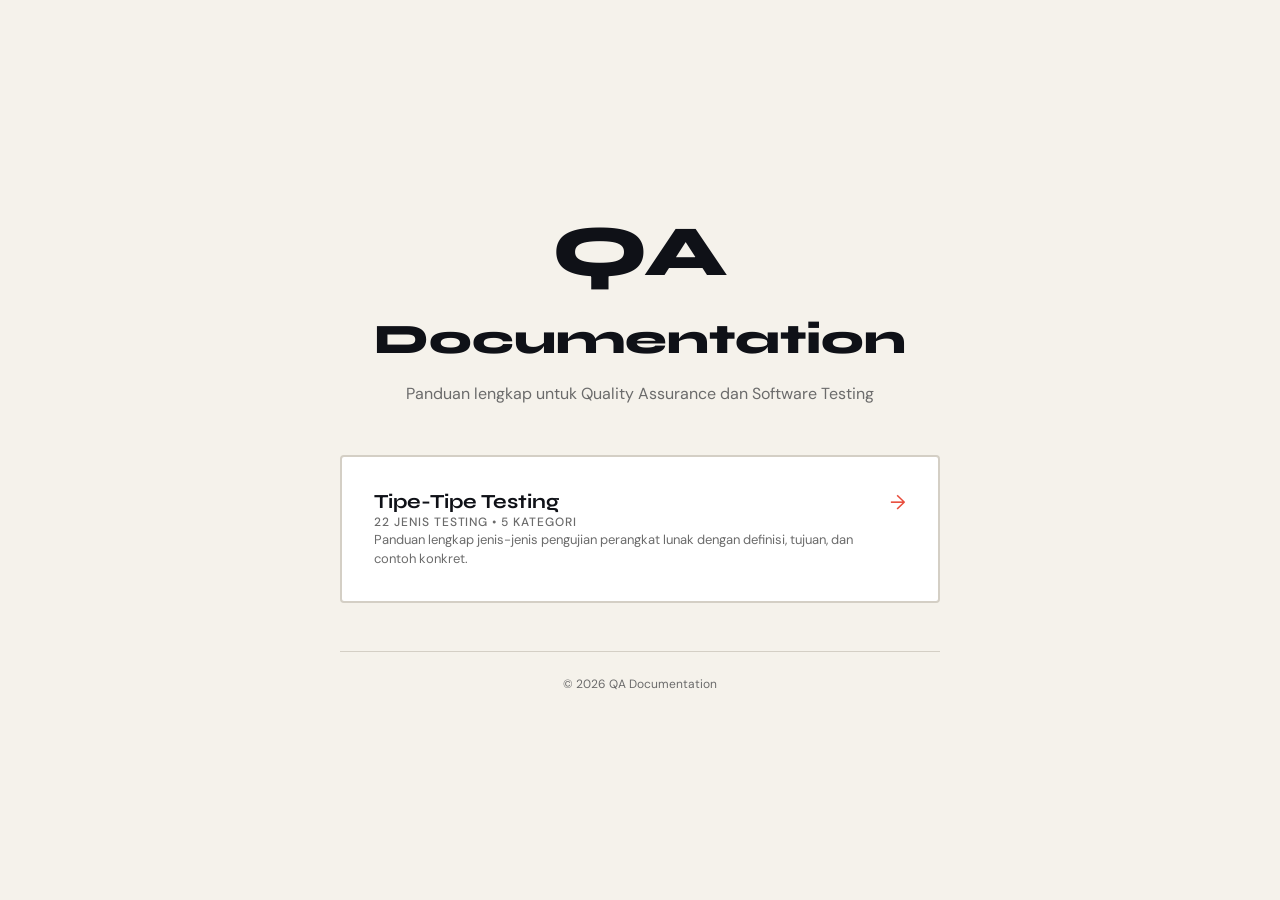
<file: index.html>
<!DOCTYPE html>
<html lang="id">
<head>
  <meta charset="UTF-8">
  <meta name="viewport" content="width=device-width, initial-scale=1.0">
  <title>QA Documentation</title>
  <link href="https://fonts.googleapis.com/css2?family=Syne:wght@400;600;700;800&family=DM+Sans:ital,wght@0,300;0,400;0,500;1,300&display=swap" rel="stylesheet">
  <link rel="stylesheet" href="styles/global.css">
  <link rel="stylesheet" href="styles/components.css">
  <link rel="stylesheet" href="styles/index.css">
</head>
<body>

<div class="container">
  <div class="logo">QA</div>
  <h1>Documentation</h1>
  <p class="subtitle">Panduan lengkap untuk Quality Assurance dan Software Testing</p>

  <div class="docs-grid">
    <a href="tipe_testing.html" class="doc-card">
      <div style="width: 100%; display: flex; align-items: flex-start; justify-content: space-between;">
        <div style="flex: 1; text-align: left;">
          <h2>Tipe-Tipe Testing</h2>
          <div class="count">22 Jenis Testing • 5 Kategori</div>
          <p>Panduan lengkap jenis-jenis pengujian perangkat lunak dengan definisi, tujuan, dan contoh konkret.</p>
        </div>
        <div class="arrow">→</div>
      </div>
    </a>
  </div>

  <div class="footer">
    <p>© 2026 QA Documentation</p>
  </div>
</div>

</body>
</html>
</file>
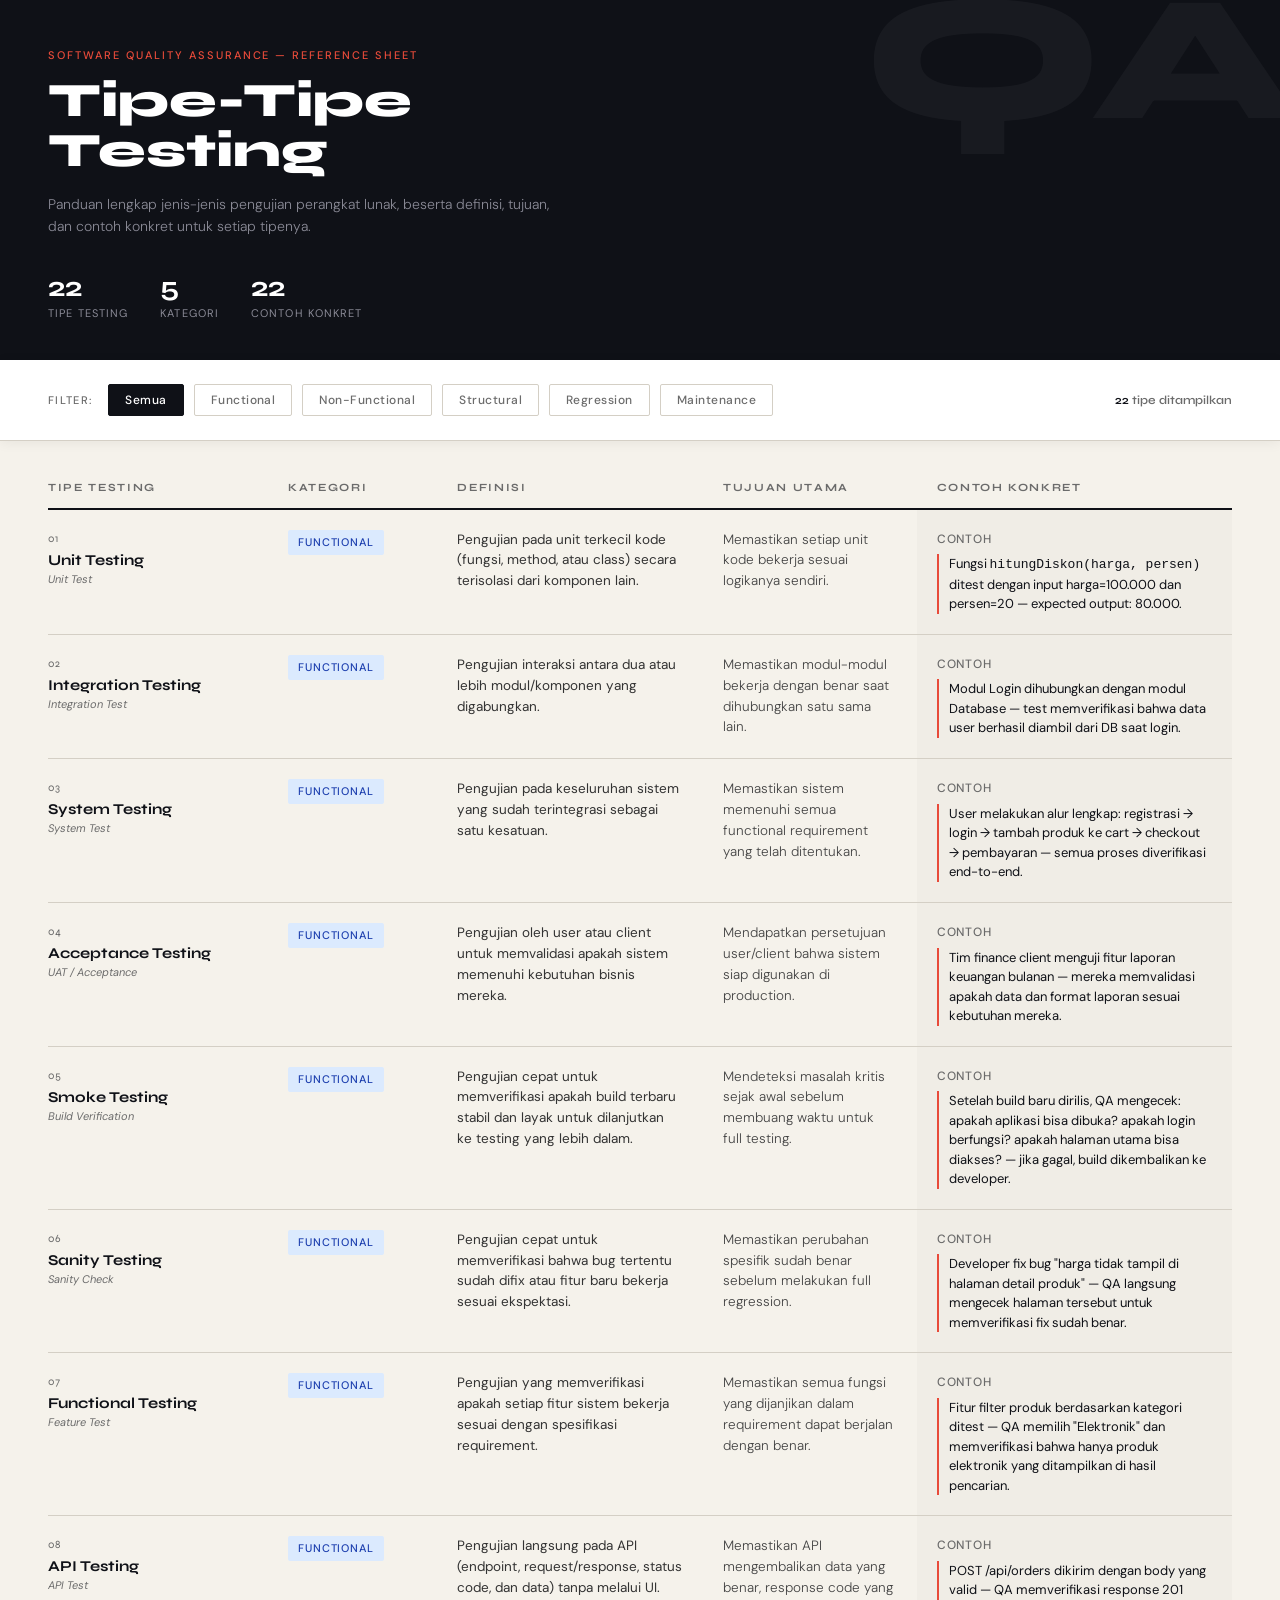
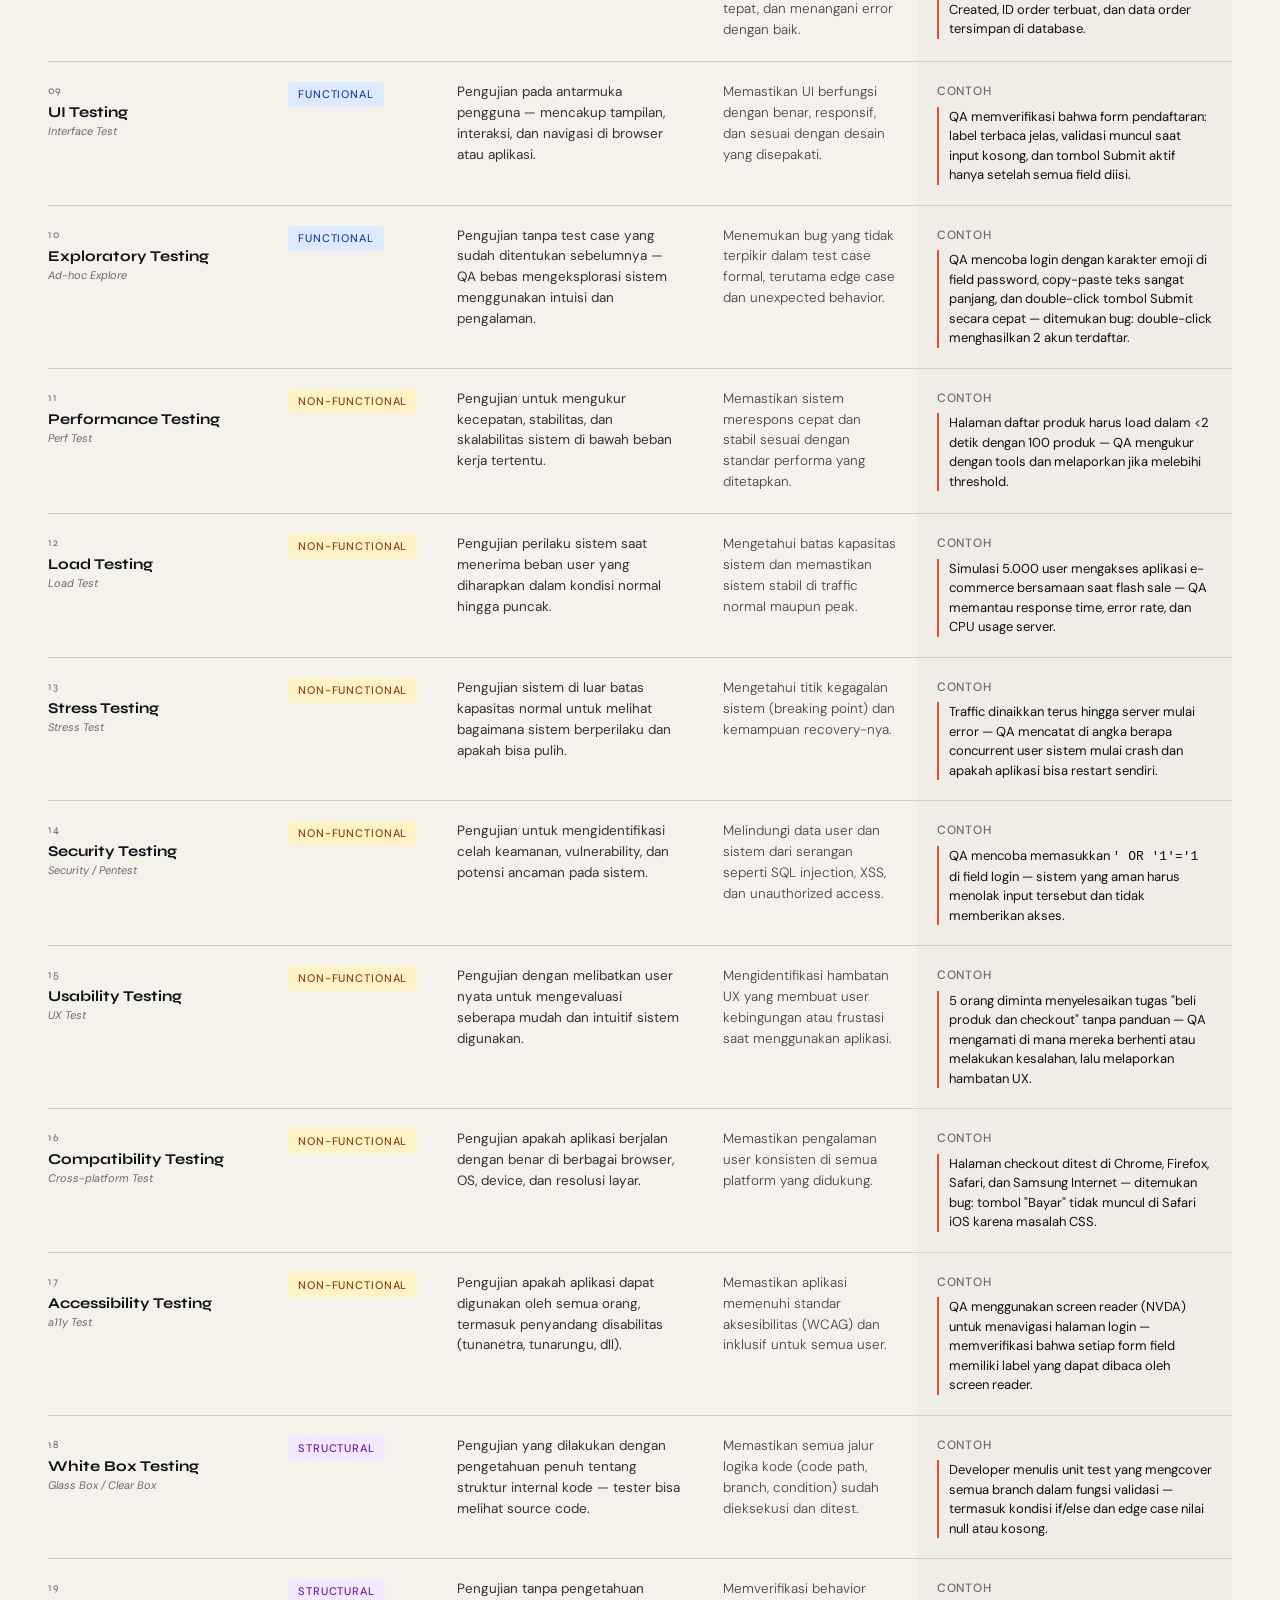
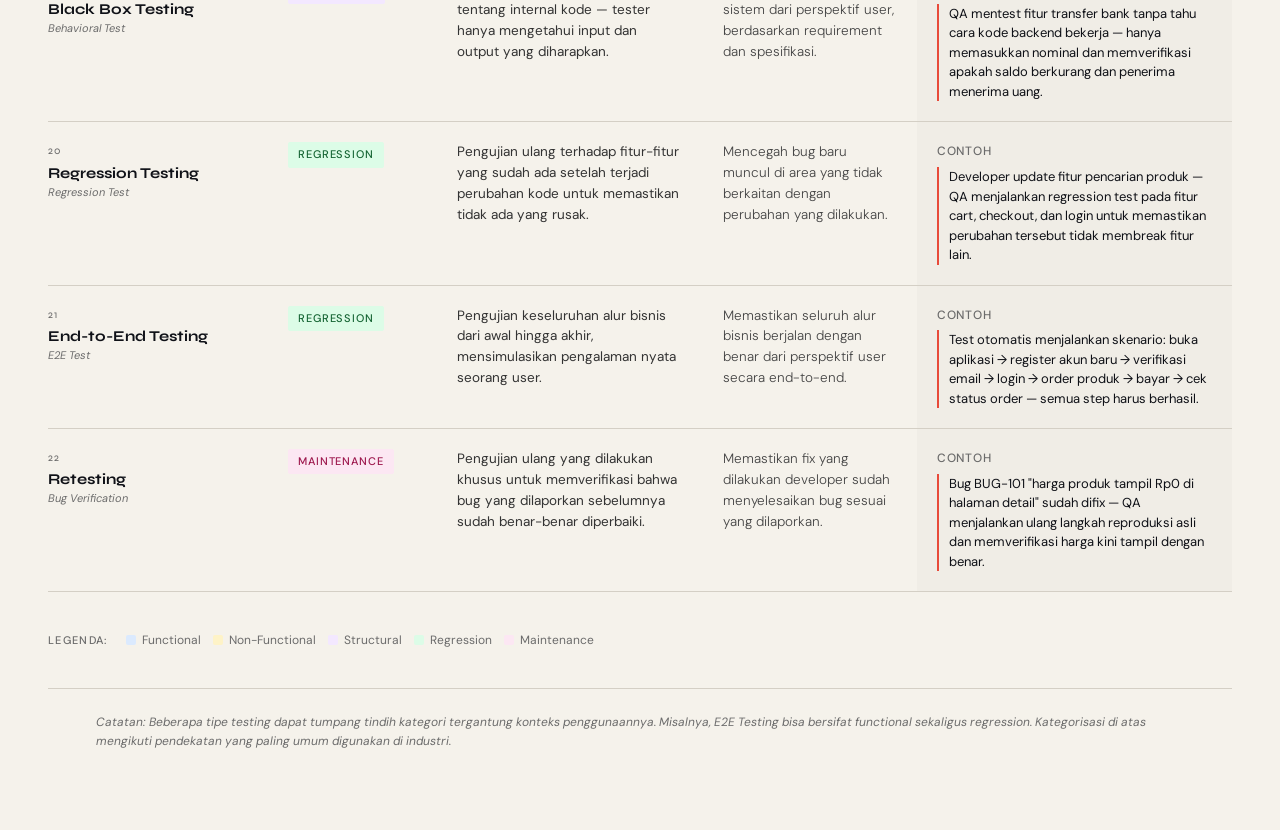
<file: tipe_testing.html>
<!DOCTYPE html>
<html lang="id">
<head>
<meta charset="UTF-8">
<meta name="viewport" content="width=device-width, initial-scale=1.0">
<title>Tipe-Tipe Testing - QA</title>
<link href="https://fonts.googleapis.com/css2?family=Syne:wght@400;600;700;800&family=DM+Sans:ital,wght@0,300;0,400;0,500;1,300&display=swap" rel="stylesheet">
<link rel="stylesheet" href="styles/global.css">
<link rel="stylesheet" href="styles/components.css">
<link rel="stylesheet" href="styles/tipe-testing.css">
</head>
<body>

<header>
  <div class="header-label">Software Quality Assurance — Reference Sheet</div>
  <h1>Tipe-Tipe Testing</h1>
  <p>Panduan lengkap jenis-jenis pengujian perangkat lunak, beserta definisi, tujuan, dan contoh konkret untuk setiap tipenya.</p>
  <div class="header-stats">
    <div class="stat"><span class="stat-num">22</span><span class="stat-label">Tipe Testing</span></div>
    <div class="stat"><span class="stat-num">5</span><span class="stat-label">Kategori</span></div>
    <div class="stat"><span class="stat-num">22</span><span class="stat-label">Contoh Konkret</span></div>
  </div>
</header>

<div class="filter-bar">
  <span class="filter-label">Filter:</span>
  <button class="filter-btn active" data-cat="all">Semua</button>
  <button class="filter-btn" data-cat="functional">Functional</button>
  <button class="filter-btn" data-cat="nonfunctional">Non-Functional</button>
  <button class="filter-btn" data-cat="structural">Structural</button>
  <button class="filter-btn" data-cat="regression">Regression</button>
  <button class="filter-btn" data-cat="maintenance">Maintenance</button>
  <span class="count-badge"><span id="row-count">22</span> tipe ditampilkan</span>
</div>

<div class="table-wrap">
<table id="main-table">
  <thead>
    <tr>
      <th>Tipe Testing</th>
      <th>Kategori</th>
      <th>Definisi</th>
      <th>Tujuan Utama</th>
      <th>Contoh Konkret</th>
    </tr>
  </thead>
  <tbody>

    <!-- ── FUNCTIONAL ── -->
    <tr data-cat="functional">
      <td class="cell-name"><div class="row-num">01</div><div class="test-name">Unit Testing</div><div class="test-en">Unit Test</div></td>
      <td class="cell-cat"><span class="cat-tag cat-functional">Functional</span></td>
      <td class="cell-def">Pengujian pada unit terkecil kode (fungsi, method, atau class) secara terisolasi dari komponen lain.</td>
      <td class="cell-goal">Memastikan setiap unit kode bekerja sesuai logikanya sendiri.</td>
      <td class="cell-example"><div class="example-scenario">Contoh</div><div class="example-text">Fungsi <code>hitungDiskon(harga, persen)</code> ditest dengan input harga=100.000 dan persen=20 — expected output: 80.000.</div></td>
    </tr>

    <tr data-cat="functional">
      <td class="cell-name"><div class="row-num">02</div><div class="test-name">Integration Testing</div><div class="test-en">Integration Test</div></td>
      <td class="cell-cat"><span class="cat-tag cat-functional">Functional</span></td>
      <td class="cell-def">Pengujian interaksi antara dua atau lebih modul/komponen yang digabungkan.</td>
      <td class="cell-goal">Memastikan modul-modul bekerja dengan benar saat dihubungkan satu sama lain.</td>
      <td class="cell-example"><div class="example-scenario">Contoh</div><div class="example-text">Modul Login dihubungkan dengan modul Database — test memverifikasi bahwa data user berhasil diambil dari DB saat login.</div></td>
    </tr>

    <tr data-cat="functional">
      <td class="cell-name"><div class="row-num">03</div><div class="test-name">System Testing</div><div class="test-en">System Test</div></td>
      <td class="cell-cat"><span class="cat-tag cat-functional">Functional</span></td>
      <td class="cell-def">Pengujian pada keseluruhan sistem yang sudah terintegrasi sebagai satu kesatuan.</td>
      <td class="cell-goal">Memastikan sistem memenuhi semua functional requirement yang telah ditentukan.</td>
      <td class="cell-example"><div class="example-scenario">Contoh</div><div class="example-text">User melakukan alur lengkap: registrasi → login → tambah produk ke cart → checkout → pembayaran — semua proses diverifikasi end-to-end.</div></td>
    </tr>

    <tr data-cat="functional">
      <td class="cell-name"><div class="row-num">04</div><div class="test-name">Acceptance Testing</div><div class="test-en">UAT / Acceptance</div></td>
      <td class="cell-cat"><span class="cat-tag cat-functional">Functional</span></td>
      <td class="cell-def">Pengujian oleh user atau client untuk memvalidasi apakah sistem memenuhi kebutuhan bisnis mereka.</td>
      <td class="cell-goal">Mendapatkan persetujuan user/client bahwa sistem siap digunakan di production.</td>
      <td class="cell-example"><div class="example-scenario">Contoh</div><div class="example-text">Tim finance client menguji fitur laporan keuangan bulanan — mereka memvalidasi apakah data dan format laporan sesuai kebutuhan mereka.</div></td>
    </tr>

    <tr data-cat="functional">
      <td class="cell-name"><div class="row-num">05</div><div class="test-name">Smoke Testing</div><div class="test-en">Build Verification</div></td>
      <td class="cell-cat"><span class="cat-tag cat-functional">Functional</span></td>
      <td class="cell-def">Pengujian cepat untuk memverifikasi apakah build terbaru stabil dan layak untuk dilanjutkan ke testing yang lebih dalam.</td>
      <td class="cell-goal">Mendeteksi masalah kritis sejak awal sebelum membuang waktu untuk full testing.</td>
      <td class="cell-example"><div class="example-scenario">Contoh</div><div class="example-text">Setelah build baru dirilis, QA mengecek: apakah aplikasi bisa dibuka? apakah login berfungsi? apakah halaman utama bisa diakses? — jika gagal, build dikembalikan ke developer.</div></td>
    </tr>

    <tr data-cat="functional">
      <td class="cell-name"><div class="row-num">06</div><div class="test-name">Sanity Testing</div><div class="test-en">Sanity Check</div></td>
      <td class="cell-cat"><span class="cat-tag cat-functional">Functional</span></td>
      <td class="cell-def">Pengujian cepat untuk memverifikasi bahwa bug tertentu sudah difix atau fitur baru bekerja sesuai ekspektasi.</td>
      <td class="cell-goal">Memastikan perubahan spesifik sudah benar sebelum melakukan full regression.</td>
      <td class="cell-example"><div class="example-scenario">Contoh</div><div class="example-text">Developer fix bug "harga tidak tampil di halaman detail produk" — QA langsung mengecek halaman tersebut untuk memverifikasi fix sudah benar.</div></td>
    </tr>

    <tr data-cat="functional">
      <td class="cell-name"><div class="row-num">07</div><div class="test-name">Functional Testing</div><div class="test-en">Feature Test</div></td>
      <td class="cell-cat"><span class="cat-tag cat-functional">Functional</span></td>
      <td class="cell-def">Pengujian yang memverifikasi apakah setiap fitur sistem bekerja sesuai dengan spesifikasi requirement.</td>
      <td class="cell-goal">Memastikan semua fungsi yang dijanjikan dalam requirement dapat berjalan dengan benar.</td>
      <td class="cell-example"><div class="example-scenario">Contoh</div><div class="example-text">Fitur filter produk berdasarkan kategori ditest — QA memilih "Elektronik" dan memverifikasi bahwa hanya produk elektronik yang ditampilkan di hasil pencarian.</div></td>
    </tr>

    <tr data-cat="functional">
      <td class="cell-name"><div class="row-num">08</div><div class="test-name">API Testing</div><div class="test-en">API Test</div></td>
      <td class="cell-cat"><span class="cat-tag cat-functional">Functional</span></td>
      <td class="cell-def">Pengujian langsung pada API (endpoint, request/response, status code, dan data) tanpa melalui UI.</td>
      <td class="cell-goal">Memastikan API mengembalikan data yang benar, response code yang tepat, dan menangani error dengan baik.</td>
      <td class="cell-example"><div class="example-scenario">Contoh</div><div class="example-text">POST /api/orders dikirim dengan body yang valid — QA memverifikasi response 201 Created, ID order terbuat, dan data order tersimpan di database.</div></td>
    </tr>

    <tr data-cat="functional">
      <td class="cell-name"><div class="row-num">09</div><div class="test-name">UI Testing</div><div class="test-en">Interface Test</div></td>
      <td class="cell-cat"><span class="cat-tag cat-functional">Functional</span></td>
      <td class="cell-def">Pengujian pada antarmuka pengguna — mencakup tampilan, interaksi, dan navigasi di browser atau aplikasi.</td>
      <td class="cell-goal">Memastikan UI berfungsi dengan benar, responsif, dan sesuai dengan desain yang disepakati.</td>
      <td class="cell-example"><div class="example-scenario">Contoh</div><div class="example-text">QA memverifikasi bahwa form pendaftaran: label terbaca jelas, validasi muncul saat input kosong, dan tombol Submit aktif hanya setelah semua field diisi.</div></td>
    </tr>

    <tr data-cat="functional">
      <td class="cell-name"><div class="row-num">10</div><div class="test-name">Exploratory Testing</div><div class="test-en">Ad-hoc Explore</div></td>
      <td class="cell-cat"><span class="cat-tag cat-functional">Functional</span></td>
      <td class="cell-def">Pengujian tanpa test case yang sudah ditentukan sebelumnya — QA bebas mengeksplorasi sistem menggunakan intuisi dan pengalaman.</td>
      <td class="cell-goal">Menemukan bug yang tidak terpikir dalam test case formal, terutama edge case dan unexpected behavior.</td>
      <td class="cell-example"><div class="example-scenario">Contoh</div><div class="example-text">QA mencoba login dengan karakter emoji di field password, copy-paste teks sangat panjang, dan double-click tombol Submit secara cepat — ditemukan bug: double-click menghasilkan 2 akun terdaftar.</div></td>
    </tr>

    <!-- ── NON-FUNCTIONAL ── -->
    <tr data-cat="nonfunctional">
      <td class="cell-name"><div class="row-num">11</div><div class="test-name">Performance Testing</div><div class="test-en">Perf Test</div></td>
      <td class="cell-cat"><span class="cat-tag cat-nonfunctional">Non-Functional</span></td>
      <td class="cell-def">Pengujian untuk mengukur kecepatan, stabilitas, dan skalabilitas sistem di bawah beban kerja tertentu.</td>
      <td class="cell-goal">Memastikan sistem merespons cepat dan stabil sesuai dengan standar performa yang ditetapkan.</td>
      <td class="cell-example"><div class="example-scenario">Contoh</div><div class="example-text">Halaman daftar produk harus load dalam &lt;2 detik dengan 100 produk — QA mengukur dengan tools dan melaporkan jika melebihi threshold.</div></td>
    </tr>

    <tr data-cat="nonfunctional">
      <td class="cell-name"><div class="row-num">12</div><div class="test-name">Load Testing</div><div class="test-en">Load Test</div></td>
      <td class="cell-cat"><span class="cat-tag cat-nonfunctional">Non-Functional</span></td>
      <td class="cell-def">Pengujian perilaku sistem saat menerima beban user yang diharapkan dalam kondisi normal hingga puncak.</td>
      <td class="cell-goal">Mengetahui batas kapasitas sistem dan memastikan sistem stabil di traffic normal maupun peak.</td>
      <td class="cell-example"><div class="example-scenario">Contoh</div><div class="example-text">Simulasi 5.000 user mengakses aplikasi e-commerce bersamaan saat flash sale — QA memantau response time, error rate, dan CPU usage server.</div></td>
    </tr>

    <tr data-cat="nonfunctional">
      <td class="cell-name"><div class="row-num">13</div><div class="test-name">Stress Testing</div><div class="test-en">Stress Test</div></td>
      <td class="cell-cat"><span class="cat-tag cat-nonfunctional">Non-Functional</span></td>
      <td class="cell-def">Pengujian sistem di luar batas kapasitas normal untuk melihat bagaimana sistem berperilaku dan apakah bisa pulih.</td>
      <td class="cell-goal">Mengetahui titik kegagalan sistem (breaking point) dan kemampuan recovery-nya.</td>
      <td class="cell-example"><div class="example-scenario">Contoh</div><div class="example-text">Traffic dinaikkan terus hingga server mulai error — QA mencatat di angka berapa concurrent user sistem mulai crash dan apakah aplikasi bisa restart sendiri.</div></td>
    </tr>

    <tr data-cat="nonfunctional">
      <td class="cell-name"><div class="row-num">14</div><div class="test-name">Security Testing</div><div class="test-en">Security / Pentest</div></td>
      <td class="cell-cat"><span class="cat-tag cat-nonfunctional">Non-Functional</span></td>
      <td class="cell-def">Pengujian untuk mengidentifikasi celah keamanan, vulnerability, dan potensi ancaman pada sistem.</td>
      <td class="cell-goal">Melindungi data user dan sistem dari serangan seperti SQL injection, XSS, dan unauthorized access.</td>
      <td class="cell-example"><div class="example-scenario">Contoh</div><div class="example-text">QA mencoba memasukkan <code>' OR '1'='1</code> di field login — sistem yang aman harus menolak input tersebut dan tidak memberikan akses.</div></td>
    </tr>

    <tr data-cat="nonfunctional">
      <td class="cell-name"><div class="row-num">15</div><div class="test-name">Usability Testing</div><div class="test-en">UX Test</div></td>
      <td class="cell-cat"><span class="cat-tag cat-nonfunctional">Non-Functional</span></td>
      <td class="cell-def">Pengujian dengan melibatkan user nyata untuk mengevaluasi seberapa mudah dan intuitif sistem digunakan.</td>
      <td class="cell-goal">Mengidentifikasi hambatan UX yang membuat user kebingungan atau frustasi saat menggunakan aplikasi.</td>
      <td class="cell-example"><div class="example-scenario">Contoh</div><div class="example-text">5 orang diminta menyelesaikan tugas "beli produk dan checkout" tanpa panduan — QA mengamati di mana mereka berhenti atau melakukan kesalahan, lalu melaporkan hambatan UX.</div></td>
    </tr>

    <tr data-cat="nonfunctional">
      <td class="cell-name"><div class="row-num">16</div><div class="test-name">Compatibility Testing</div><div class="test-en">Cross-platform Test</div></td>
      <td class="cell-cat"><span class="cat-tag cat-nonfunctional">Non-Functional</span></td>
      <td class="cell-def">Pengujian apakah aplikasi berjalan dengan benar di berbagai browser, OS, device, dan resolusi layar.</td>
      <td class="cell-goal">Memastikan pengalaman user konsisten di semua platform yang didukung.</td>
      <td class="cell-example"><div class="example-scenario">Contoh</div><div class="example-text">Halaman checkout ditest di Chrome, Firefox, Safari, dan Samsung Internet — ditemukan bug: tombol "Bayar" tidak muncul di Safari iOS karena masalah CSS.</div></td>
    </tr>

    <tr data-cat="nonfunctional">
      <td class="cell-name"><div class="row-num">17</div><div class="test-name">Accessibility Testing</div><div class="test-en">a11y Test</div></td>
      <td class="cell-cat"><span class="cat-tag cat-nonfunctional">Non-Functional</span></td>
      <td class="cell-def">Pengujian apakah aplikasi dapat digunakan oleh semua orang, termasuk penyandang disabilitas (tunanetra, tunarungu, dll).</td>
      <td class="cell-goal">Memastikan aplikasi memenuhi standar aksesibilitas (WCAG) dan inklusif untuk semua user.</td>
      <td class="cell-example"><div class="example-scenario">Contoh</div><div class="example-text">QA menggunakan screen reader (NVDA) untuk menavigasi halaman login — memverifikasi bahwa setiap form field memiliki label yang dapat dibaca oleh screen reader.</div></td>
    </tr>

    <!-- ── STRUCTURAL ── -->
    <tr data-cat="structural">
      <td class="cell-name"><div class="row-num">18</div><div class="test-name">White Box Testing</div><div class="test-en">Glass Box / Clear Box</div></td>
      <td class="cell-cat"><span class="cat-tag cat-structural">Structural</span></td>
      <td class="cell-def">Pengujian yang dilakukan dengan pengetahuan penuh tentang struktur internal kode — tester bisa melihat source code.</td>
      <td class="cell-goal">Memastikan semua jalur logika kode (code path, branch, condition) sudah dieksekusi dan ditest.</td>
      <td class="cell-example"><div class="example-scenario">Contoh</div><div class="example-text">Developer menulis unit test yang mengcover semua branch dalam fungsi validasi — termasuk kondisi if/else dan edge case nilai null atau kosong.</div></td>
    </tr>

    <tr data-cat="structural">
      <td class="cell-name"><div class="row-num">19</div><div class="test-name">Black Box Testing</div><div class="test-en">Behavioral Test</div></td>
      <td class="cell-cat"><span class="cat-tag cat-structural">Structural</span></td>
      <td class="cell-def">Pengujian tanpa pengetahuan tentang internal kode — tester hanya mengetahui input dan output yang diharapkan.</td>
      <td class="cell-goal">Memverifikasi behavior sistem dari perspektif user, berdasarkan requirement dan spesifikasi.</td>
      <td class="cell-example"><div class="example-scenario">Contoh</div><div class="example-text">QA mentest fitur transfer bank tanpa tahu cara kode backend bekerja — hanya memasukkan nominal dan memverifikasi apakah saldo berkurang dan penerima menerima uang.</div></td>
    </tr>

    <!-- ── REGRESSION ── -->
    <tr data-cat="regression">
      <td class="cell-name"><div class="row-num">20</div><div class="test-name">Regression Testing</div><div class="test-en">Regression Test</div></td>
      <td class="cell-cat"><span class="cat-tag cat-regression">Regression</span></td>
      <td class="cell-def">Pengujian ulang terhadap fitur-fitur yang sudah ada setelah terjadi perubahan kode untuk memastikan tidak ada yang rusak.</td>
      <td class="cell-goal">Mencegah bug baru muncul di area yang tidak berkaitan dengan perubahan yang dilakukan.</td>
      <td class="cell-example"><div class="example-scenario">Contoh</div><div class="example-text">Developer update fitur pencarian produk — QA menjalankan regression test pada fitur cart, checkout, dan login untuk memastikan perubahan tersebut tidak membreak fitur lain.</div></td>
    </tr>

    <tr data-cat="regression">
      <td class="cell-name"><div class="row-num">21</div><div class="test-name">End-to-End Testing</div><div class="test-en">E2E Test</div></td>
      <td class="cell-cat"><span class="cat-tag cat-regression">Regression</span></td>
      <td class="cell-def">Pengujian keseluruhan alur bisnis dari awal hingga akhir, mensimulasikan pengalaman nyata seorang user.</td>
      <td class="cell-goal">Memastikan seluruh alur bisnis berjalan dengan benar dari perspektif user secara end-to-end.</td>
      <td class="cell-example"><div class="example-scenario">Contoh</div><div class="example-text">Test otomatis menjalankan skenario: buka aplikasi → register akun baru → verifikasi email → login → order produk → bayar → cek status order — semua step harus berhasil.</div></td>
    </tr>

    <!-- ── MAINTENANCE ── -->
    <tr data-cat="maintenance">
      <td class="cell-name"><div class="row-num">22</div><div class="test-name">Retesting</div><div class="test-en">Bug Verification</div></td>
      <td class="cell-cat"><span class="cat-tag cat-maintenance">Maintenance</span></td>
      <td class="cell-def">Pengujian ulang yang dilakukan khusus untuk memverifikasi bahwa bug yang dilaporkan sebelumnya sudah benar-benar diperbaiki.</td>
      <td class="cell-goal">Memastikan fix yang dilakukan developer sudah menyelesaikan bug sesuai yang dilaporkan.</td>
      <td class="cell-example"><div class="example-scenario">Contoh</div><div class="example-text">Bug BUG-101 "harga produk tampil Rp0 di halaman detail" sudah difix — QA menjalankan ulang langkah reproduksi asli dan memverifikasi harga kini tampil dengan benar.</div></td>
    </tr>

  </tbody>
</table>
</div>

<div class="legend">
  <span class="legend-title">Legenda:</span>
  <div class="legend-item"><span class="legend-dot" style="background:#dbeafe"></span>Functional</div>
  <div class="legend-item"><span class="legend-dot" style="background:#fef3c7"></span>Non-Functional</div>
  <div class="legend-item"><span class="legend-dot" style="background:#f3e8ff"></span>Structural</div>
  <div class="legend-item"><span class="legend-dot" style="background:#dcfce7"></span>Regression</div>
  <div class="legend-item"><span class="legend-dot" style="background:#fce7f3"></span>Maintenance</div>
</div>

<p class="footer-note">
  Catatan: Beberapa tipe testing dapat tumpang tindih kategori tergantung konteks penggunaannya. Misalnya, E2E Testing bisa bersifat functional sekaligus regression. Kategorisasi di atas mengikuti pendekatan yang paling umum digunakan di industri.
</p>

<script>
  const btns = document.querySelectorAll('.filter-btn');
  const rows = document.querySelectorAll('#main-table tbody tr');
  const countEl = document.getElementById('row-count');

  btns.forEach(btn => {
    btn.addEventListener('click', () => {
      btns.forEach(b => b.classList.remove('active'));
      btn.classList.add('active');
      const cat = btn.dataset.cat;
      let count = 0;
      rows.forEach(row => {
        const match = cat === 'all' || row.dataset.cat === cat;
        row.classList.toggle('hidden', !match);
        if (match) count++;
      });
      countEl.textContent = count;
    });
  });
</script>
</body>
</html>
</file>
<file: styles/global.css>
:root {
  --ink:     #0f1117;
  --paper:   #f5f2eb;
  --accent:  #e84b3a;
  --accent2: #2563eb;
  --muted:   #6b6b6b;
  --line:    #d4cfc5;
  --tag-bg:  #0f1117;
  --tag-txt: #f5f2eb;
}

* { 
  box-sizing: border-box; 
  margin: 0; 
  padding: 0; 
}

body {
  font-family: 'DM Sans', sans-serif;
  background: var(--paper);
  color: var(--ink);
  min-height: 100vh;
}

h1, h2, h3, h4, h5, h6 {
  font-family: 'Syne', sans-serif;
  font-weight: 700;
}

@media (max-width: 700px) {
  header, .filter-bar, .table-wrap, .legend, .footer-note { 
    padding-left: 20px; 
    padding-right: 20px; 
  }
  .footer-note { 
    margin: 0 20px; 
  }
}

@media (max-width: 500px) {
  .logo { 
    font-size: 48px; 
  }
  h1 { 
    font-size: 28px; 
  }
  .doc-card { 
    padding: 24px; 
  }
}
</file>
<file: styles/components.css>
header {
  background: var(--ink);
  padding: 48px 48px 40px;
  position: relative;
  overflow: hidden;
}

header::before {
  content: "QA";
  position: absolute;
  right: -20px; top: -30px;
  font-family: 'Syne', sans-serif;
  font-size: 180px;
  font-weight: 800;
  color: rgba(255,255,255,0.04);
  line-height: 1;
  pointer-events: none;
  user-select: none;
}

.header-label {
  font-family: 'DM Sans', sans-serif;
  font-size: 11px;
  font-weight: 500;
  letter-spacing: 0.18em;
  text-transform: uppercase;
  color: var(--accent);
  margin-bottom: 14px;
}

header h1 {
  font-family: 'Syne', sans-serif;
  font-size: clamp(28px, 5vw, 48px);
  font-weight: 800;
  color: #fff;
  line-height: 1.05;
  max-width: 640px;
}

header p {
  margin-top: 16px;
  font-size: 14px;
  color: #8a8a96;
  max-width: 520px;
  line-height: 1.6;
  font-weight: 300;
}

.header-stats {
  display: flex;
  gap: 32px;
  margin-top: 32px;
  flex-wrap: wrap;
}

.stat {
  display: flex;
  flex-direction: column;
  gap: 2px;
}

.stat-num {
  font-family: 'Syne', sans-serif;
  font-size: 28px;
  font-weight: 700;
  color: #fff;
}

.stat-label {
  font-size: 11px;
  color: #8a8a96;
  letter-spacing: 0.1em;
  text-transform: uppercase;
}

.filter-bar {
  padding: 24px 48px;
  background: #fff;
  border-bottom: 1px solid var(--line);
  display: flex;
  gap: 10px;
  flex-wrap: wrap;
  align-items: center;
  position: sticky;
  top: 0;
  z-index: 100;
  box-shadow: 0 2px 12px rgba(0,0,0,0.06);
}

.filter-label {
  font-size: 11px;
  font-weight: 500;
  letter-spacing: 0.12em;
  text-transform: uppercase;
  color: var(--muted);
  margin-right: 6px;
}

.filter-btn {
  padding: 7px 16px;
  border-radius: 2px;
  border: 1.5px solid var(--line);
  background: transparent;
  font-family: 'DM Sans', sans-serif;
  font-size: 12px;
  font-weight: 500;
  color: var(--muted);
  cursor: pointer;
  transition: all .15s;
  letter-spacing: 0.04em;
}

.filter-btn:hover { 
  border-color: var(--ink); 
  color: var(--ink); 
}

.filter-btn.active { 
  background: var(--ink); 
  border-color: var(--ink); 
  color: #fff; 
}

.legend {
  padding: 0 48px 40px;
  display: flex;
  flex-wrap: wrap;
  gap: 12px;
  align-items: center;
}

.legend-title {
  font-size: 11px;
  font-weight: 500;
  text-transform: uppercase;
  letter-spacing: 0.12em;
  color: var(--muted);
  margin-right: 6px;
}

.legend-item {
  display: flex;
  align-items: center;
  gap: 6px;
  font-size: 12px;
  color: var(--muted);
}

.legend-dot {
  width: 10px; 
  height: 10px;
  border-radius: 2px;
}

.doc-card {
  padding: 32px;
  background: #fff;
  border: 2px solid var(--line);
  border-radius: 4px;
  text-decoration: none;
  color: inherit;
  transition: all 0.2s;
  cursor: pointer;
  display: flex;
  flex-direction: column;
  align-items: flex-start;
  gap: 12px;
}

.doc-card:hover {
  border-color: var(--accent);
  transform: translateY(-2px);
  box-shadow: 0 8px 24px rgba(0,0,0,0.08);
}

.doc-card h2 {
  font-family: 'Syne', sans-serif;
  font-size: 20px;
  font-weight: 700;
  margin: 0;
}

.doc-card .count {
  font-size: 12px;
  color: var(--muted);
  text-transform: uppercase;
  letter-spacing: 0.08em;
  font-weight: 500;
}

.doc-card p {
  font-size: 13px;
  color: var(--muted);
  line-height: 1.5;
  text-align: left;
}

.doc-card .arrow {
  font-size: 20px;
  margin-left: auto;
  color: var(--accent);
  transition: transform 0.2s;
}

.doc-card:hover .arrow {
  transform: translateX(4px);
}

.table-wrap {
  padding: 40px 48px;
  overflow-x: auto;
}

table {
  width: 100%;
  border-collapse: collapse;
  min-width: 900px;
}

thead tr {
  border-bottom: 2px solid var(--ink);
}

thead th {
  font-family: 'Syne', sans-serif;
  font-size: 11px;
  font-weight: 700;
  letter-spacing: 0.15em;
  text-transform: uppercase;
  color: var(--muted);
  padding: 0 20px 14px;
  text-align: left;
}

thead th:first-child { 
  padding-left: 0; 
}

tbody tr {
  border-bottom: 1px solid var(--line);
  transition: background .12s;
  cursor: default;
}

tbody tr:hover { 
  background: rgba(15,17,23,0.03); 
}

tbody tr.hidden { 
  display: none; 
}

tbody td {
  padding: 20px 20px;
  vertical-align: top;
  font-size: 13.5px;
  line-height: 1.55;
}

tbody td:first-child { 
  padding-left: 0; 
}

.count-badge {
  margin-left: auto;
  font-family: 'Syne', sans-serif;
  font-size: 12px;
  color: var(--muted);
  font-weight: 600;
}

#row-count { 
  color: var(--ink); 
}

.footer-note {
  padding: 0 48px;
  font-size: 12px;
  color: var(--muted);
  font-style: italic;
  line-height: 1.6;
  border-top: 1px solid var(--line);
  padding-top: 24px;
  margin: 0 48px;
}

.footer {
  font-size: 12px;
  color: var(--muted);
  margin-top: 48px;
  padding-top: 24px;
  border-top: 1px solid var(--line);
}
</file>
<file: styles/index.css>
body {
  display: flex;
  align-items: center;
  justify-content: center;
  padding: 20px;
  min-height: 100vh;
}

.container {
  max-width: 600px;
  text-align: center;
}

.logo {
  font-family: 'Syne', sans-serif;
  font-size: 72px;
  font-weight: 800;
  color: var(--ink);
  margin-bottom: 20px;
}

h1 {
  font-family: 'Syne', sans-serif;
  font-size: 42px;
  font-weight: 800;
  line-height: 1.2;
  margin-bottom: 16px;
  color: var(--ink);
}

.subtitle {
  font-size: 16px;
  color: var(--muted);
  margin-bottom: 48px;
  line-height: 1.6;
}

.docs-grid {
  display: grid;
  gap: 16px;
  margin-bottom: 32px;
}
</file>
<file: styles/tipe-testing.css>
body {
  padding: 0 0 80px;
}

.cell-name {
  width: 220px;
  min-width: 180px;
}

.row-num {
  font-family: 'Syne', sans-serif;
  font-size: 11px;
  color: var(--muted);
  margin-bottom: 4px;
  letter-spacing: 0.06em;
}

.test-name {
  font-family: 'Syne', sans-serif;
  font-size: 15px;
  font-weight: 700;
  color: var(--ink);
  line-height: 1.2;
}

.test-en {
  font-size: 11px;
  color: var(--muted);
  margin-top: 2px;
  font-style: italic;
}

.cell-cat { 
  width: 130px; 
  min-width: 110px; 
}

.cat-tag {
  display: inline-block;
  padding: 4px 10px;
  border-radius: 2px;
  font-size: 11px;
  font-weight: 500;
  letter-spacing: 0.08em;
  text-transform: uppercase;
  white-space: nowrap;
}

.cat-functional  { 
  background: #dbeafe; 
  color: #1e40af; 
}

.cat-nonfunctional { 
  background: #fef3c7; 
  color: #92400e; 
}

.cat-structural  { 
  background: #f3e8ff; 
  color: #6b21a8; 
}

.cat-regression  { 
  background: #dcfce7; 
  color: #166534; 
}

.cat-maintenance { 
  background: #fce7f3; 
  color: #9d174d; 
}

.cell-def { 
  min-width: 200px; 
  color: #333; 
}

.cell-goal { 
  min-width: 160px; 
  color: #444; 
  font-weight: 300; 
}

.cell-example {
  min-width: 220px;
  background: rgba(15,17,23,0.02);
}

.example-scenario {
  font-size: 12px;
  font-weight: 500;
  color: var(--muted);
  text-transform: uppercase;
  letter-spacing: 0.08em;
  margin-bottom: 6px;
}

.example-text {
  font-size: 13px;
  color: var(--ink);
  line-height: 1.5;
  border-left: 2.5px solid var(--accent);
  padding-left: 10px;
}
</file>
